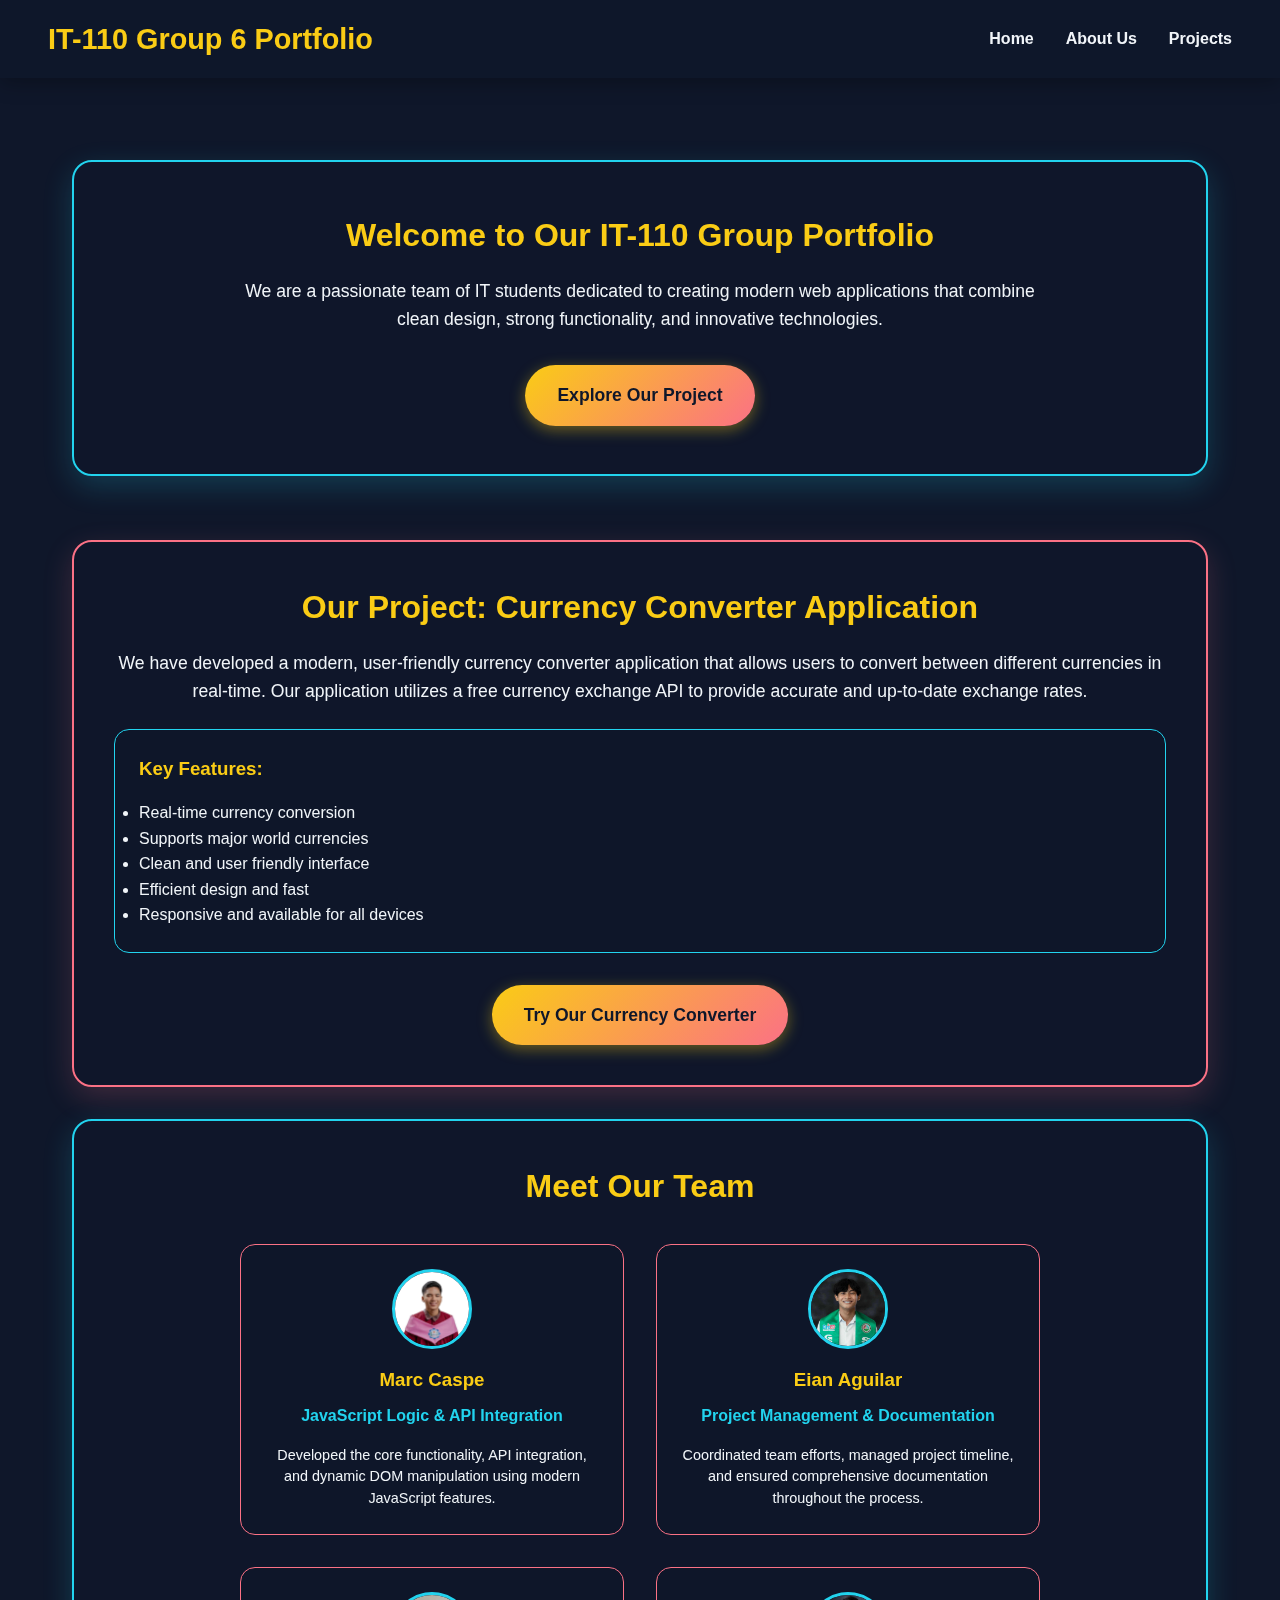
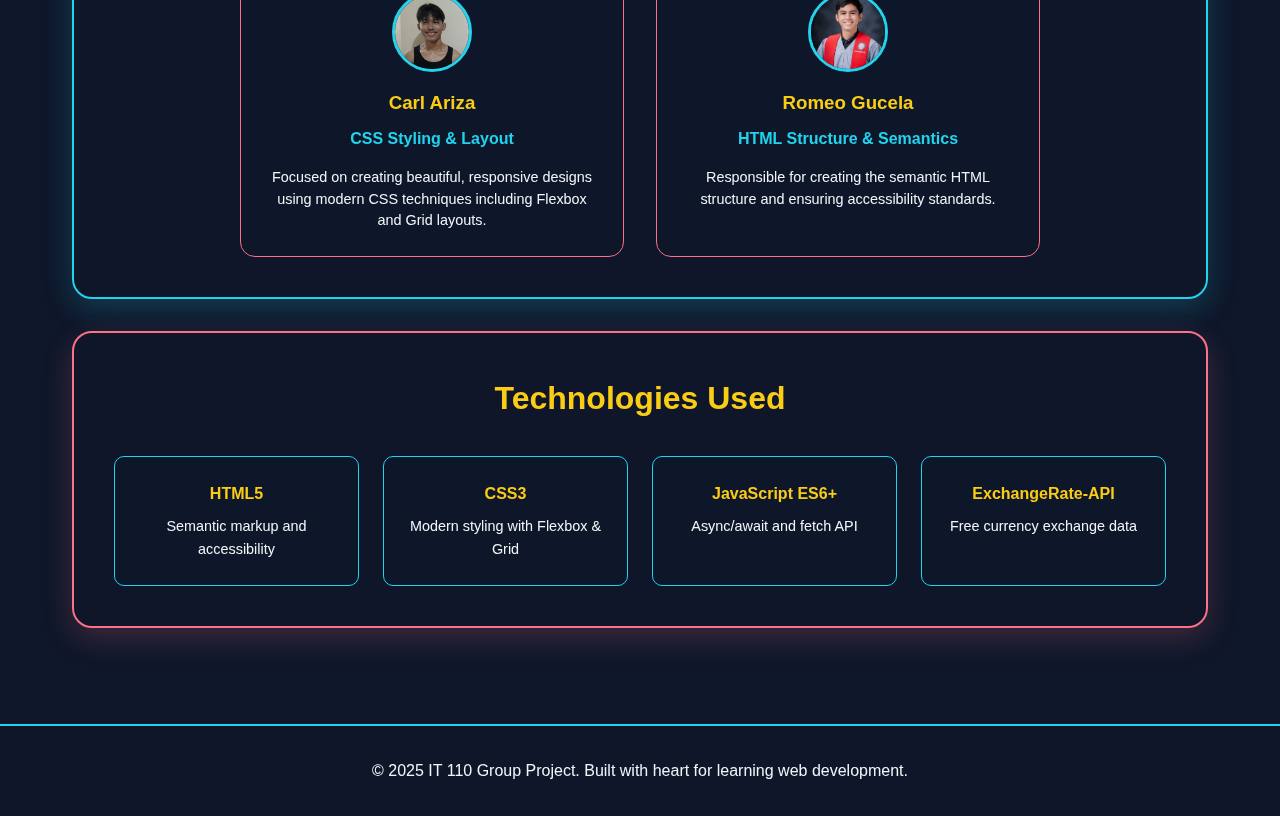
<file: index.html>
<!DOCTYPE html>
<html lang="en">
<head>
    <meta charset="UTF-8">
    <meta name="viewport" content="width=device-width, initial-scale=1.0">
    <title>Group Portfolio - Currency Converter App</title>
    <link rel="stylesheet" href="styles.css">
</head>
<body>
    <header>
        <nav class="navbar">
          <h1>IT-110 Group 6 Portfolio</h1>
          <ul class="nav-links">
            <li><a href="#home">Home</a></li>
            <li><a href="#about">About Us</a></li>
            <li><a href="#projects">Projects</a></li>
          </ul>
        </nav>
      </header>

    <main>
        <!-- Home Section -->
        <section id="home" class="intro-section">
            <div class="intro-content">
                <h2>Welcome to Our IT-110 Group Portfolio</h2>
                <p>
                    We are a passionate team of IT students dedicated to creating modern web applications 
                    that combine clean design, strong functionality, and innovative technologies.
                </p>
                <a href="#projects" class="btn-primary">Explore Our Project</a>
            </div>
        </section>

        <section id="projects" class="project-section">
            <h2>Our Project: Currency Converter Application</h2>
            <p>We have developed a modern, user-friendly currency converter application that allows users to convert between different currencies in real-time. Our application utilizes a free currency exchange API to provide accurate and up-to-date exchange rates.</p>
            <div class="project-features">
                <h3>Key Features:</h3>
               <ul>
                <li>Real-time currency conversion</li>
                <li>Supports major world currencies</li>
                <li>Clean and user friendly interface</li>
                <li>Efficient design and fast </li>
                <li>Responsive and available for all devices</li>
               </ul>
            </div>

            <div class="app-link">
                <a href="app.html" class="btn-primary">Try Our Currency Converter</a>
            </div>
        </section>

        <!--About Us Section -->
        <section id="about" class="team-section">
            <h2>Meet Our Team</h2>
            <div class="team-grid">
                <div class="team-member">
                    <div class="member-photo">
                        <img src="./public/images/caspe.jpg" alt="Marc Caspe" class="member-img">
                    </div>
                    <h3>Marc Caspe</h3>
                    <p class="role">JavaScript Logic & API Integration</p>
                    <p class="bio">
                        Developed the core functionality, API integration, and dynamic DOM manipulation using modern JavaScript features.
                    </p>
                </div>

                <div class="team-member">
                    <div class="member-photo">
                        <img src="./public/images/aguilar.jpg" alt="Eian Aguilar" class="member-img">
                    </div>
                    <h3>Eian Aguilar</h3>
                    <p class="role">Project Management & Documentation</p>
                    <p class="bio">
                        Coordinated team efforts, managed project timeline, and ensured comprehensive documentation throughout the process.
                    </p>
                </div>

                <div class="team-member">
                    <div class="member-photo">
                        <img src="./public/images/ariza.jpg" alt="Carl Ariza" class="member-img">
                    </div>
                    <h3>Carl Ariza</h3>
                    <p class="role">CSS Styling & Layout</p>
                    <p class="bio">
                        Focused on creating beautiful, responsive designs using modern CSS techniques including Flexbox and Grid layouts.
                    </p>
                </div>

                <div class="team-member">
                    <div class="member-photo">
                        <img src="./public/images/gucela.jpg" alt="Romeo Gucela" class="member-img">
                    </div>
                    <h3>Romeo Gucela</h3>
                    <p class="role">HTML Structure & Semantics</p>
                    <p class="bio">
                        Responsible for creating the semantic HTML structure and ensuring accessibility standards.
                    </p>
                </div>
            </div>
        </section>

        <section class="tech-section">
            <h2>Technologies Used</h2>
            <div class="tech-grid">
                <div class="tech-item">
                    <h4>HTML5</h4>
                    <p>Semantic markup and accessibility</p>
                </div>
                <div class="tech-item">
                    <h4>CSS3</h4>
                    <p>Modern styling with Flexbox & Grid</p>
                </div>
                <div class="tech-item">
                    <h4>JavaScript ES6+</h4>
                    <p>Async/await and fetch API</p>
                </div>
                <div class="tech-item">
                    <h4>ExchangeRate-API</h4>
                    <p>Free currency exchange data</p>
                </div>
            </div>
        </section>
    </main>

    <footer>
        <p>&copy; 2025 IT 110 Group Project. Built with heart for learning web development.</p>
    </footer>
</body>
</html>
</file>
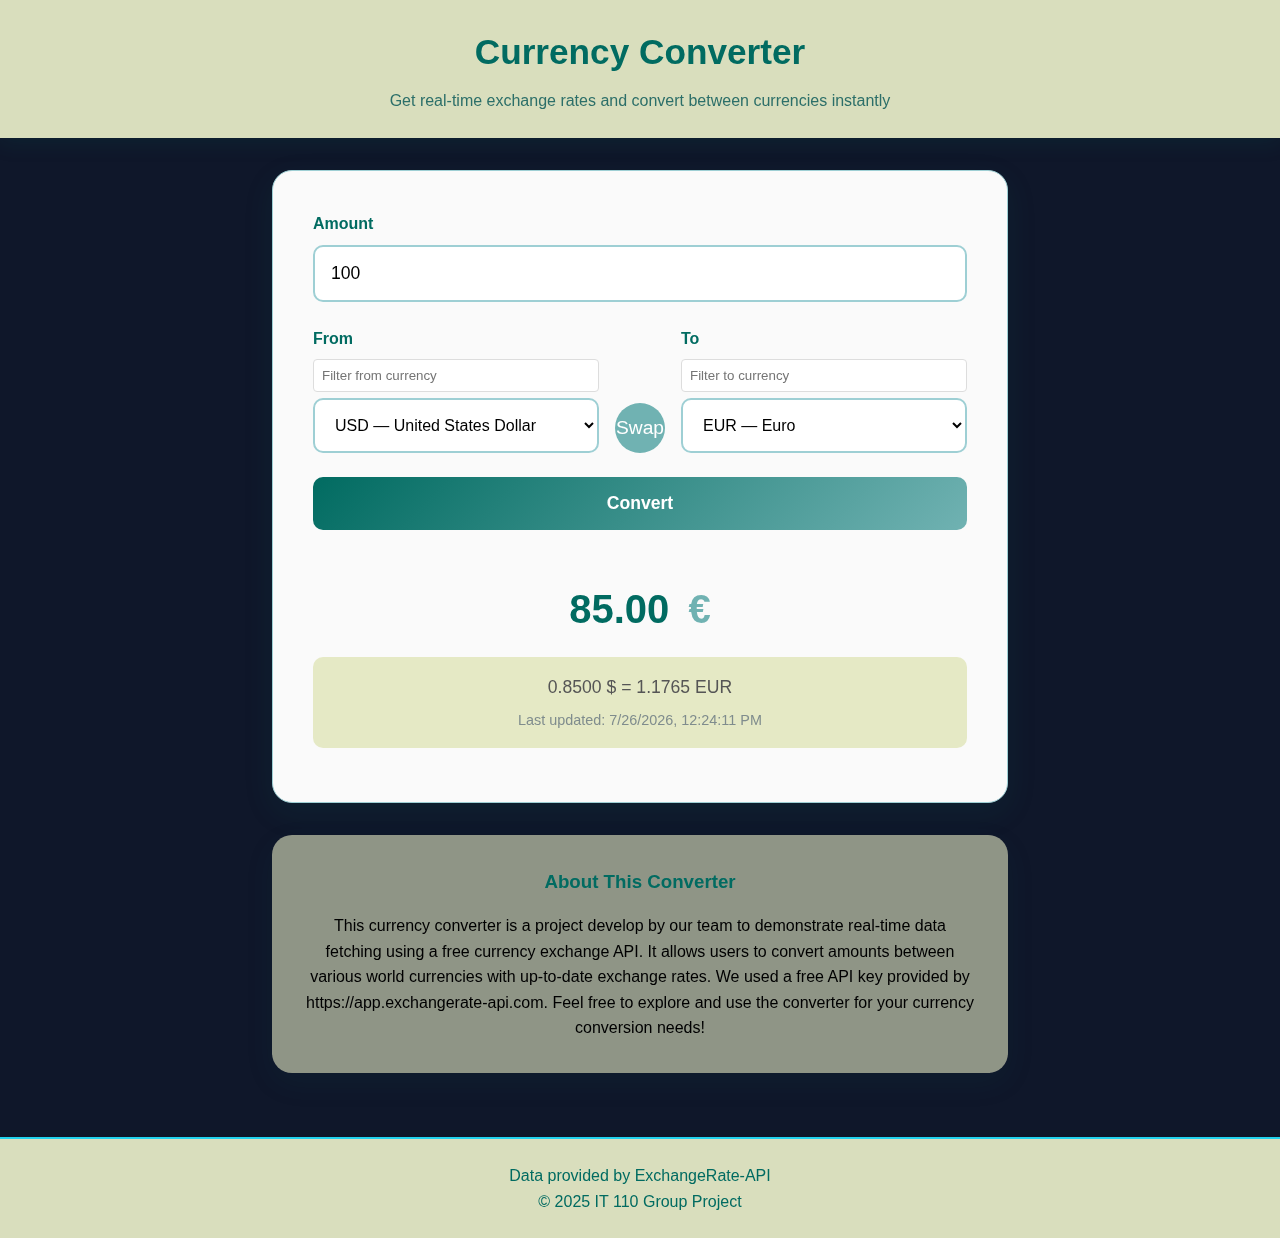
<file: app.html>
<!DOCTYPE html>
<html lang="en">
<head>
    <meta charset="UTF-8">
    <meta name="viewport" content="width=device-width, initial-scale=1.0">
    <title>Currency Converter - Real-time Exchange Rates</title>
    <link rel="stylesheet" href="styles.css">
</head>
<body>
    <header class="app-header">
        <h1>Currency Converter</h1>
        <p>Get real-time exchange rates and convert between currencies instantly</p>
    </header>

    <main class="converter-main">
        <div class="converter-container">
            <div class="converter-card">
                <div class="input-section">
                    <div class="amount-input">
                        <label for="amount">Amount</label>
                        <input type="number" id="amount" placeholder="Enter amount" min="0" step="0.01">
                    </div>

                    <div class="currency-selectors">
                        <div class="currency-from">
                            <label for="fromCurrency">From</label>
                            <select id="fromCurrency"></select>
                        </div>
                        
                        <button id="swapCurrencies" class="swap-btn" title="Swap currencies">Swap</button>
                        
                        <div class="currency-to">
                            <label for="toCurrency">To</label>
                            <select id="toCurrency"></select>
                        </div>
                    </div>
                    
                    <button id="convertBtn" class="convert-btn">Convert</button>
                </div>
                
                <div class="result-section">
                    <div id="loading" class="loading hidden">
                        <div class="spinner"></div>
                        <p>Fetching exchange rates...</p>
                    </div>
                    
                    <div id="result" class="result hidden">
                        <div class="result-amount">
                            <span id="convertedAmount">0.00</span>
                            <span id="toCurrencySymbol" class="currency-symbol"></span>
                        </div>
                        <div class="result-details">
                            <p class="exchange-rate">
                                <span id="exchangeRate">1.00</span> <span id="fromCurrencySymbol"></span> = <span id="toCurrencyRate"></span> <span id="toCurrencyCode"></span>
                            </p>
                            <p class="last-updated">
                                Last updated: <span id="lastUpdated"></span>
                            </p>
                        </div>
                    </div>
                    
                    <div id="error" class="error hidden">
                        <div class="error-icon" aria-hidden="true">
                            <svg viewBox="0 0 24 24" role="img" focusable="false">
                                <!-- Warning triangle -->
                                <path d="M12 3L1 21h22L12 3z" fill="#FACC15"></path>
                                <!-- Exclamation mark -->
                                <rect x="11" y="9" width="2" height="6" fill="#e74c3c"></rect>
                                <circle cx="12" cy="17" r="1.25" fill="#e74c3c"></circle>
                            </svg>
                        </div>
                        <h3>Oops! Something went wrong</h3>
                        <p id="errorMessage">Could not fetch data. Please try again.</p>
                        <button id="retryBtn" class="retry-btn">Try Again</button>
                    </div>
                </div>
            </div>
            
            <div class="info-section">
                <h3>About This Converter</h3>
                <p>
                    This currency converter is a project develop by our team to demonstrate real-time data fetching using a free currency exchange API. 
                    It allows users to convert amounts between various world currencies with up-to-date exchange rates. We used a free API key provided by
                    https://app.exchangerate-api.com. Feel free to explore and use the converter for your currency conversion needs!
                </p>
            </div>
        </div>
    </main>

    <footer class="app-footer">
        <p>Data provided by <a href="https://exchangerate-api.com" target="_blank" rel="noopener">ExchangeRate-API</a></p>
        <p>&copy; 2025 IT 110 Group Project</p>
    </footer>

    <script src="script.js"></script>
</body>
</html>
</file>
<file: styles.css>
/* Reset and Base Styles */
* {
    margin: 0;
    padding: 0;
    box-sizing: border-box;
    scroll-behavior: smooth;
    scroll-padding-top: 100px;
}

body {
    font-family: 'Segoe UI', Tahoma, Geneva, Verdana, sans-serif;
    line-height: 1.6;
    color: #F1F5F9;
    background: #0F172A;
    min-height: 100vh;
}

/* Navbar */
.navbar {
  position: fixed;   
  top: 0;            
  left: 0;           
  width: 100%;       
  z-index: 1000;
  display: flex;
  align-items: center;
  justify-content: space-between;
  padding: 1rem 3rem;
  background: rgba(15, 23, 42, 0.95);
  backdrop-filter: blur(10px);
  box-shadow: 0 4px 20px rgba(0, 0, 0, 0.3);
}

.navbar h1 {
  font-size: 1.8rem;
  color: #FACC15;
  font-weight: 700;
}

.nav-links {
  list-style: none;
  display: flex;
  gap: 2rem;
}

.nav-links li a {
  color: #F1F5F9;
  text-decoration: none;
  font-weight: 600;
  transition: color 0.3s ease;
}

.nav-links li a:hover {
  color: #22D3EE;
}

/* Main Content */
main {
    max-width: 1200px;
    margin: 0 auto;
    padding: 2rem;
    padding-top: 6rem;
}

/* Home Section */
.intro-section {
  background: rgba(15, 23, 42, 0.8);
  backdrop-filter: blur(10px);
  border: 2px solid #22D3EE;
  border-radius: 20px;
  padding: 3rem 2rem;
  margin: 4rem 0;
  text-align: center;
  box-shadow: 0 10px 30px rgba(34, 211, 238, 0.2);
}

.intro-content h2 {
  color: #FACC15;
  font-size: 2rem;
  margin-bottom: 1rem;
}

.intro-content p {
  font-size: 1.1rem;
  color: #F1F5F9;
  margin-bottom: 2rem;
  max-width: 800px;
  margin-left: auto;
  margin-right: auto;
}

/* Project Section */
.project-section {
    background: rgba(15, 23, 42, 0.8);
    backdrop-filter: blur(10px);
    border: 2px solid #FB7185;
    border-radius: 20px;
    padding: 2.5rem;
    margin-bottom: 2rem;
    box-shadow: 0 10px 30px rgba(251, 113, 133, 0.2);
}

.project-section h2 {
    color: #FACC15;
    font-size: 2rem;
    margin-bottom: 1rem;
    text-align: center;
}

.project-section p {
    font-size: 1.1rem;
    color: #F1F5F9;
    margin-bottom: 1.5rem;
    text-align: center;
}

.project-features {
    background: rgba(15, 23, 42, 0.6);
    border: 1px solid #22D3EE;
    border-radius: 15px;
    padding: 1.5rem;
    margin: 1.5rem 0;
}

.project-features h3 {
    color: #FACC15;
    margin-bottom: 1rem;
}

.app-link {
    text-align: center;
    margin-top: 2rem;
}

.btn-primary {
    display: inline-block;
    background: linear-gradient(135deg, #FACC15 0%, #FB7185 100%);
    color: #0F172A;
    padding: 1rem 2rem;
    text-decoration: none;
    border-radius: 50px;
    font-weight: 600;
    font-size: 1.1rem;
    transition: all 0.3s ease;
    box-shadow: 0 4px 15px rgba(250, 204, 21, 0.4);
}

.btn-primary:hover {
    transform: translateY(-2px);
    box-shadow: 0 6px 20px rgba(250, 204, 21, 0.6);
    background: linear-gradient(135deg, #FB7185 0%, #FACC15 100%);
}

/* Team Section */
.team-section {
    background: rgba(15, 23, 42, 0.8);
    backdrop-filter: blur(10px);
    border: 2px solid #22D3EE;
    border-radius: 20px;
    padding: 2.5rem;
    margin-bottom: 2rem;
    box-shadow: 0 10px 30px rgba(34, 211, 238, 0.2);
}

.team-section h2 {
    color: #FACC15;
    font-size: 2rem;
    margin-bottom: 2rem;
    text-align: center;
}

.team-grid {
    display: grid;
    grid-template-columns: repeat(2, 1fr);
    gap: 2rem;
    margin-top: 2rem;
    max-width: 800px;
    margin-left: auto;
    margin-right: auto;
}

.team-member {
    background: rgba(15, 23, 42, 0.6);
    border: 1px solid #FB7185;
    border-radius: 15px;
    padding: 1.5rem;
    text-align: center;
    transition: transform 0.3s ease;
}

.team-member:hover {
    transform: translateY(-5px);
    border-color: #22D3EE;
    box-shadow: 0 5px 15px rgba(34, 211, 238, 0.3);
}

.member-photo {
    margin-bottom: 1rem;
}

.member-img {
    width: 80px;
    height: 80px;
    border-radius: 50%;
    object-fit: cover;
    border: 3px solid #22D3EE;
    margin: 0 auto;
    display: block;
}

.photo-placeholder {
    width: 80px;
    height: 80px;
    background: linear-gradient(135deg, #FACC15 0%, #FB7185 100%);
    border-radius: 50%;
    display: flex;
    align-items: center;
    justify-content: center;
    font-size: 2rem;
    margin: 0 auto;
    color: #0F172A;
}

.team-member h3 {
    color: #FACC15;
    margin-bottom: 0.5rem;
}

.role {
    color: #22D3EE;
    font-weight: 600;
    margin-bottom: 1rem;
}

.bio {
    color: #F1F5F9;
    font-size: 0.9rem;
    line-height: 1.5;
}

/* Tech Section */
.tech-section {
    background: rgba(15, 23, 42, 0.8);
    backdrop-filter: blur(10px);
    border: 2px solid #FB7185;
    border-radius: 20px;
    padding: 2.5rem;
    margin-bottom: 2rem;
    box-shadow: 0 10px 30px rgba(251, 113, 133, 0.2);
}

.tech-section h2 {
    color: #FACC15;
    font-size: 2rem;
    margin-bottom: 2rem;
    text-align: center;
}

.tech-grid {
    display: grid;
    grid-template-columns: repeat(auto-fit, minmax(200px, 1fr));
    gap: 1.5rem;
}

.tech-item {
    background: rgba(15, 23, 42, 0.6);
    border: 1px solid #22D3EE;
    border-radius: 10px;
    padding: 1.5rem;
    text-align: center;
    transition: transform 0.3s ease;
}

.tech-item:hover {
    transform: translateY(-3px);
    border-color: #FB7185;
    box-shadow: 0 5px 15px rgba(251, 113, 133, 0.3);
}

.tech-item h4 {
    color: #FACC15;
    margin-bottom: 0.5rem;
}

.tech-item p {
    color: #F1F5F9;
    font-size: 0.9rem;
}

/* Footer */
footer {
    background: rgba(15, 23, 42, 0.8);
    backdrop-filter: blur(10px);
    border-top: 2px solid #22D3EE;
    text-align: center;
    padding: 2rem;
    margin-top: 2rem;
    color: #F1F5F9;
}

/* App-specific styles */
.app-header {
    background: rgba(15, 23, 42, 0.95);
    backdrop-filter: blur(10px);
    padding: 1.5rem 0;
    box-shadow: 0 4px 20px rgba(0, 0, 0, 0.3);
    text-align: center;
}

.app-header nav {
    max-width: 1200px;
    margin: 0 auto;
    padding: 0 2rem;
    margin-bottom: 1rem;
    text-align: left;
}

.app-header {
    background: rgba(229, 233, 197, 0.95); /* #E5E9C5 */
    backdrop-filter: blur(10px);
    padding: 1.5rem 0;
    box-shadow: 0 4px 20px rgba(1, 107, 97, 0.15); /* #016B61 */
}

.app-header nav {
    max-width: 1200px;
    margin: 0 auto;
    padding: 0 2rem;
    margin-bottom: 1rem;
}

.app-header h1 {
    font-size: 2.2rem;
    color: #016B61;
    margin-bottom: 0.5rem;
}

.app-header p {
    color: #2c6f69; /* muted teal text */
    font-size: 1rem;
}

.converter-main {
    max-width: 800px;
    margin: 0 auto;
    padding: 2rem;
}

.converter-container {
    display: grid;
    gap: 2rem;
}

.converter-card {
    background: rgba(255, 255, 255, 0.98);
    backdrop-filter: blur(10px);
    border-radius: 20px;
    padding: 2.5rem;
    box-shadow: 0 10px 30px rgba(1, 107, 97, 0.12);
    border: 1px solid #9ECFD4;
}

.input-section {
    margin-bottom: 2rem;
}

.amount-input {
    margin-bottom: 1.5rem;
}

.amount-input label,
.currency-from label,
.currency-to label {
    display: block;
    margin-bottom: 0.5rem;
    font-weight: 600;
    color: #016B61;
}

.amount-input input {
    width: 100%;
    padding: 1rem;
    border: 2px solid #9ECFD4;
    border-radius: 10px;
    font-size: 1.1rem;
    transition: border-color 0.3s ease;
}

.amount-input input:focus {
    outline: none;
    border-color: #016B61;
}

.currency-selectors {
    display: flex;
    align-items: end;
    gap: 1rem;
    margin-bottom: 1.5rem;
}

.currency-from,
.currency-to {
    flex: 1;
}

.currency-from select,
.currency-to select {
    width: 100%;
    padding: 1rem;
    border: 2px solid #9ECFD4;
    border-radius: 10px;
    font-size: 1rem;
    background: white;
    transition: border-color 0.3s ease;
}

.currency-from select:focus,
.currency-to select:focus {
    outline: none;
    border-color: #016B61;
}

.swap-btn {
    background: #70B2B2;
    color: white;
    border: none;
    border-radius: 50%;
    width: 50px;
    height: 50px;
    font-size: 1.2rem;
    cursor: pointer;
    transition: all 0.3s ease;
    display: flex;
    align-items: center;
    justify-content: center;
}

.swap-btn:hover {
    transform: translateY(-2px);
    background: #016B61;
}

.convert-btn {
    width: 100%;
    background: linear-gradient(135deg, #016B61 0%, #70B2B2 100%);
    color: white;
    border: none;
    padding: 1rem 2rem;
    border-radius: 10px;
    font-size: 1.1rem;
    font-weight: 600;
    cursor: pointer;
    transition: all 0.3s ease;
}

.convert-btn:hover {
    transform: translateY(-2px);
    box-shadow: 0 6px 20px rgba(1, 107, 97, 0.35);
}

.convert-btn:disabled {
    opacity: 0.6;
    cursor: not-allowed;
    transform: none;
}

/* Result Section */
.result-section {
    min-height: 200px;
    display: flex;
    align-items: center;
    justify-content: center;
}

.loading {
    text-align: center;
}

.spinner {
    width: 40px;
    height: 40px;
    border: 4px solid #f3f3f3;
    border-top: 4px solid #016B61;
    border-radius: 50%;
    animation: spin 1s linear infinite;
    margin: 0 auto 1rem;
}

@keyframes spin {
    0% { transform: rotate(0deg); }
    100% { transform: rotate(360deg); }
}

.result {
    text-align: center;
    width: 100%;
}

.result-amount {
    font-size: 2.5rem;
    font-weight: 700;
    color: #016B61;
    margin-bottom: 1rem;
}

.currency-symbol {
    color: #70B2B2;
    margin-left: 0.5rem;
}

.result-details {
    background: #E5E9C5;
    border-radius: 10px;
    padding: 1rem;
}

.exchange-rate {
    font-size: 1.1rem;
    color: #555;
    margin-bottom: 0.5rem;
}

.last-updated {
    font-size: 0.9rem;
    color: #7f8c8d;
}

.error {
    text-align: center;
    color: #e74c3c;
}

.error-icon {
    font-size: 3rem; /* keep for emoji fallback sizing */
    margin-bottom: 1rem;
}

/* Ensure inline SVG scales to emoji-like size and centers */
.error-icon svg {
    display: inline-block;
    width: 1em;
    height: 1em;
    vertical-align: -0.125em; /* align visually like emoji */
}

.error h3 {
    margin-bottom: 1rem;
    color: #e74c3c;
}

.retry-btn {
    background: #e74c3c;
    color: white;
    border: none;
    padding: 0.8rem 1.5rem;
    border-radius: 8px;
    cursor: pointer;
    font-weight: 600;
    transition: background 0.3s ease;
}

.retry-btn:hover {
    background: #c0392b;
}

.info-section {
    background: rgba(229, 233, 197, 0.6);
    backdrop-filter: blur(10px);
    border-radius: 20px;
    padding: 2rem;
    box-shadow: 0 10px 30px rgba(1, 107, 97, 0.08);
}

.info-section h3 {
    color: #016B61;
    margin-bottom: 1rem;
    text-align: center;
}

.info-section p {
    color: black;
    line-height: 1.6;
    font-size: 1rem;
    text-align: center;
}

.app-footer {
    background: rgba(229, 233, 197, 0.95);
    backdrop-filter: blur(10px);
    text-align: center;
    padding: 1.5rem;
    margin-top: 2rem;
    color: #016B61;
}

.app-footer a {
    color: #016B61;
    text-decoration: none;
}

.app-footer a:hover {
    text-decoration: underline;
    color: #70B2B2;
}

/* Utility Classes */
.hidden {
    display: none !important;
}

/* Responsive Design */
@media (max-width: 768px) {
    main {
        padding: 1rem;
    }
    
    .converter-main {
        padding: 1rem;
    }
    
    .converter-card {
        padding: 1.5rem;
    }
    
    .currency-selectors {
        flex-direction: column;
        gap: 1rem;
    }
    
    .swap-btn {
        align-self: center;
    }
    
    .team-grid {
        grid-template-columns: 1fr;
    }
    
    .tech-grid {
        grid-template-columns: repeat(auto-fit, minmax(150px, 1fr));
    }
    
    header h1 {
        font-size: 2rem;
    }
    
    .result-amount {
        font-size: 2rem;
    }
}
</file>
